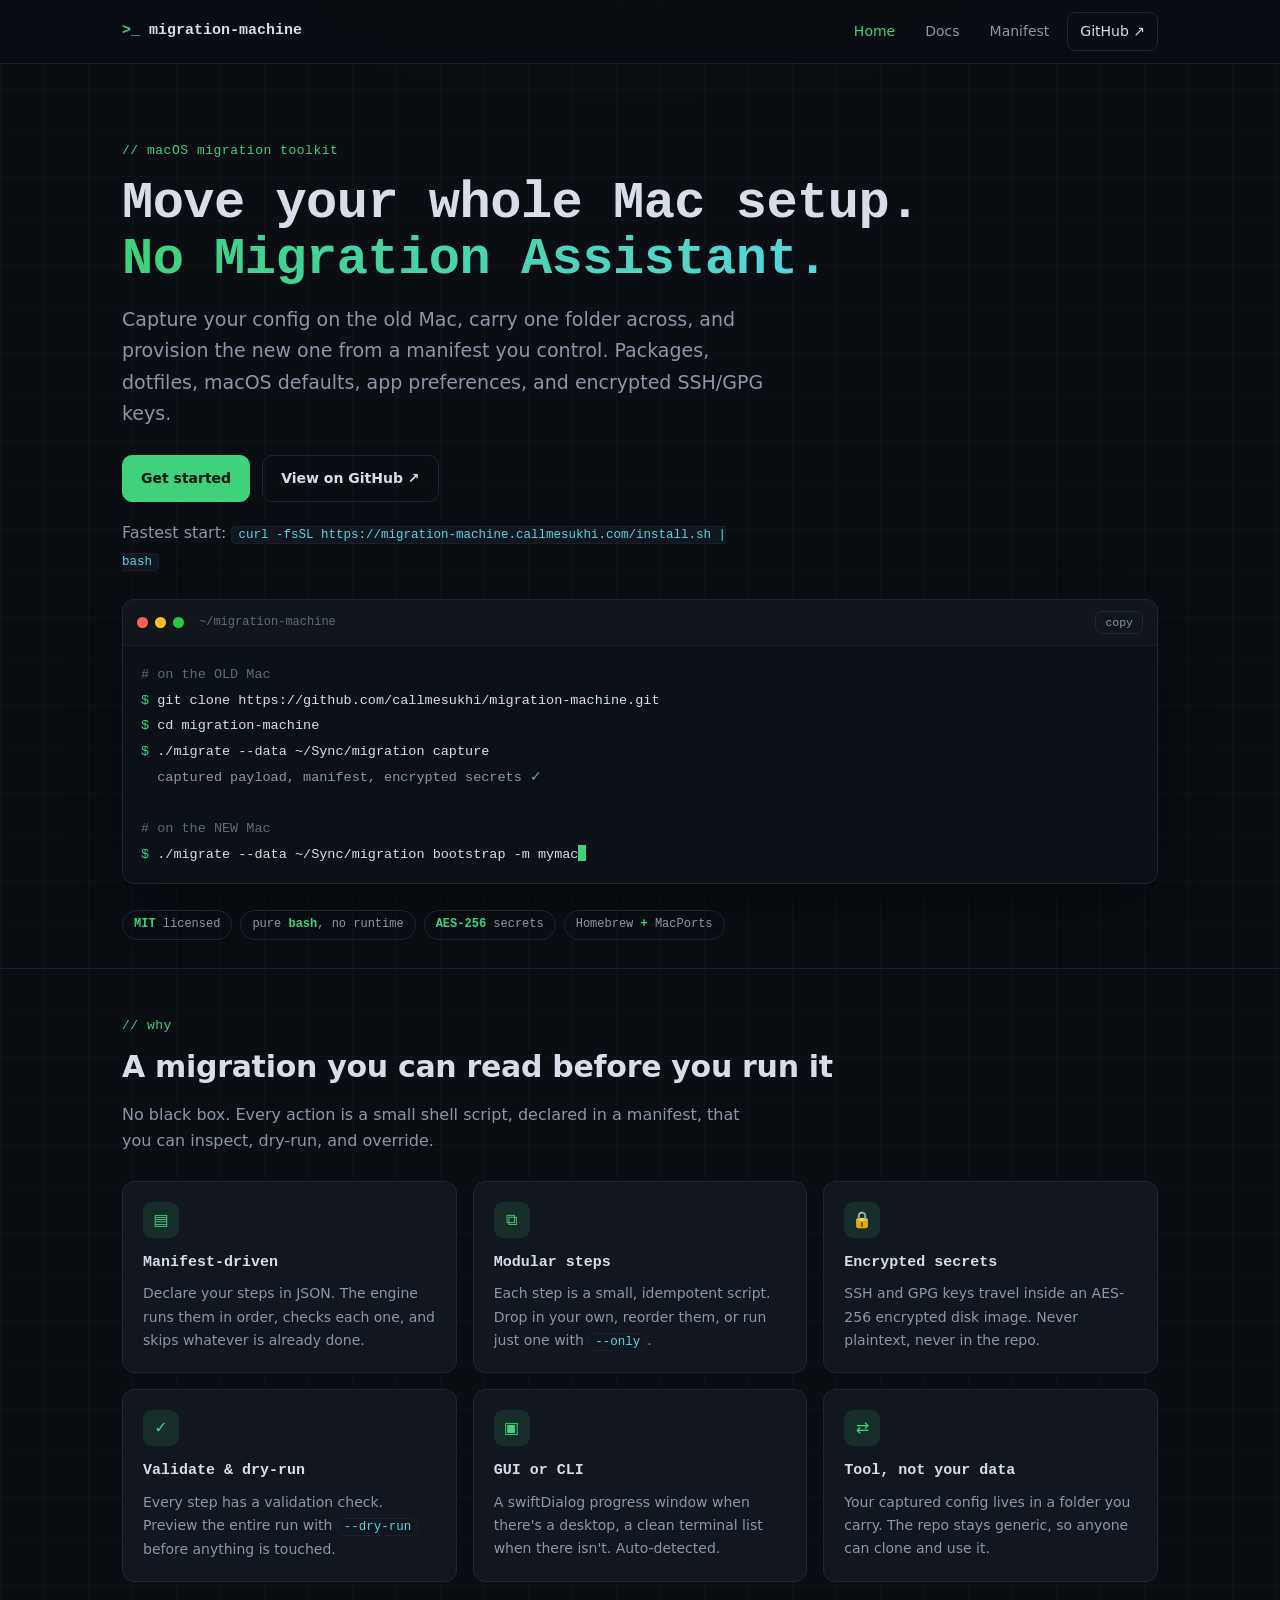
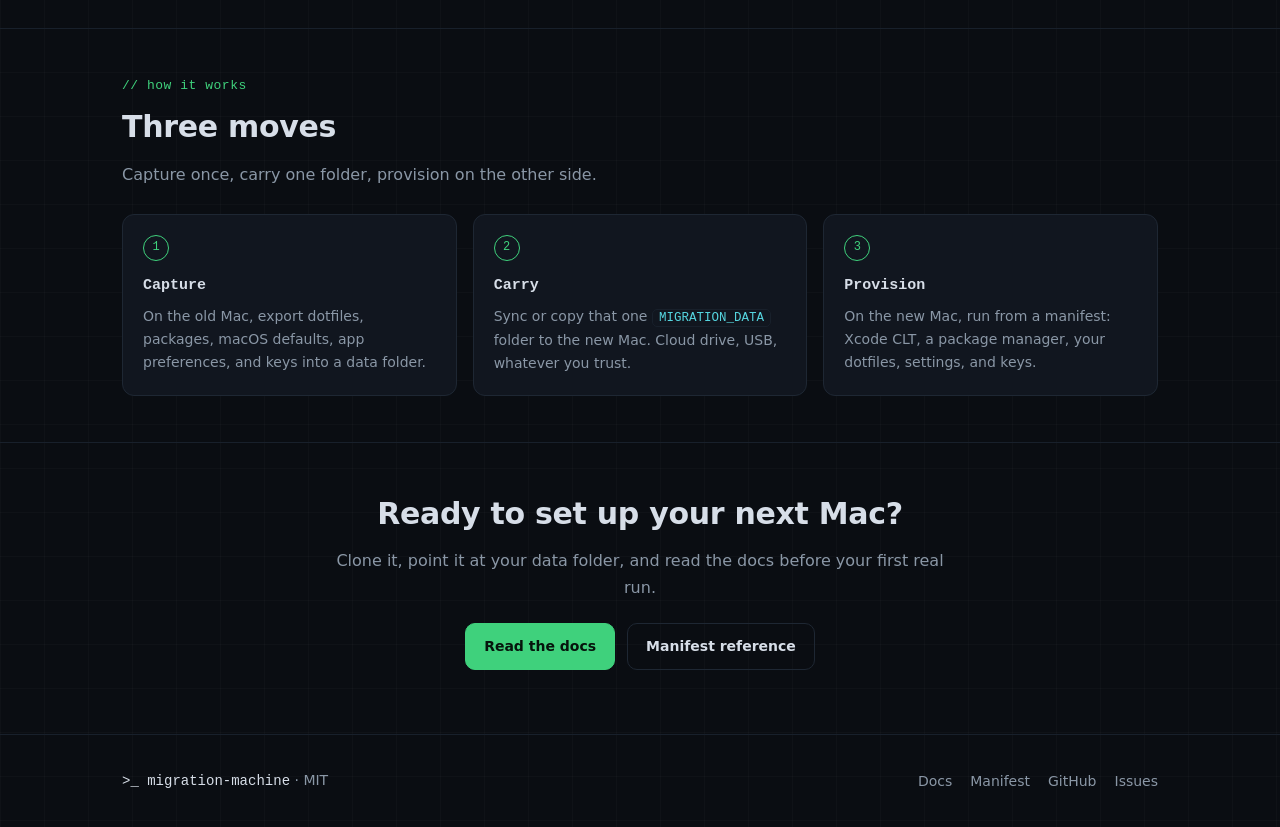
<file: site/index.html>
<!DOCTYPE html>
<html lang="en">
<head>
  <meta charset="utf-8">
  <meta name="viewport" content="width=device-width, initial-scale=1">
  <title>migration-machine — move your Mac setup, no Migration Assistant</title>
  <meta name="description" content="Capture your Mac config, carry one folder, and provision a new Mac from a manifest you control. Manifest-driven, modular, encrypted secrets, no Migration Assistant or Time Machine.">
  <meta property="og:title" content="migration-machine">
  <meta property="og:description" content="Move your whole Mac setup to a new machine without Migration Assistant or Time Machine.">
  <meta property="og:type" content="website">
  <meta property="og:url" content="https://migration-machine.callmesukhi.com/">
  <link rel="canonical" href="https://migration-machine.callmesukhi.com/">
  <link rel="icon" href="favicon.svg" type="image/svg+xml">
  <link rel="stylesheet" href="style.css">
</head>
<body data-page="home">

  <nav class="nav">
    <div class="nav-inner">
      <a class="brand" href="index.html"><span class="caret">&gt;_</span> migration-machine</a>
      <button class="nav-toggle" aria-label="Menu">≡</button>
      <div class="nav-links">
        <a href="index.html" data-page="home">Home</a>
        <a href="docs.html" data-page="docs">Docs</a>
        <a href="manifest.html" data-page="manifest">Manifest</a>
        <a class="nav-gh" href="https://github.com/callmesukhi/migration-machine" target="_blank" rel="noopener">GitHub ↗</a>
      </div>
    </div>
  </nav>

  <header class="hero">
    <div class="wrap">
      <div class="eyebrow">// macOS migration toolkit</div>
      <h1>Move your whole Mac setup.<br><span class="grad">No Migration Assistant.</span></h1>
      <p class="lede">Capture your config on the old Mac, carry one folder across, and provision the new one from a manifest you control. Packages, dotfiles, macOS defaults, app preferences, and encrypted SSH/GPG keys.</p>
      <div class="cta">
        <a class="btn btn-primary" href="docs.html">Get started</a>
        <a class="btn btn-ghost" href="https://github.com/callmesukhi/migration-machine" target="_blank" rel="noopener">View on GitHub ↗</a>
      </div>
      <p class="section-sub" style="margin-top:16px;">Fastest start: <code>curl -fsSL https://migration-machine.callmesukhi.com/install.sh | bash</code></p>

      <div class="term">
        <div class="term-bar">
          <span class="dot r"></span><span class="dot y"></span><span class="dot g"></span>
          <span class="title">~/migration-machine</span>
          <button class="copy" data-copy="git clone https://github.com/callmesukhi/migration-machine.git
cd migration-machine
./migrate --data ~/Sync/migration capture
./migrate --data ~/Sync/migration bootstrap -m mymac">copy</button>
        </div>
        <div class="term-body">
<div class="line"><span class="c"># on the OLD Mac</span></div>
<div class="line"><span class="p">$ </span><span class="cmd">git clone https://github.com/callmesukhi/migration-machine.git</span></div>
<div class="line"><span class="p">$ </span><span class="cmd">cd migration-machine</span></div>
<div class="line"><span class="p">$ </span><span class="cmd">./migrate --data ~/Sync/migration capture</span></div>
<div class="line"><span class="out">  captured payload, manifest, encrypted secrets ✓</span></div>
<div class="line">&nbsp;</div>
<div class="line"><span class="c"># on the NEW Mac</span></div>
<div class="line"><span class="p">$ </span><span class="cmd">./migrate --data ~/Sync/migration bootstrap -m mymac</span><span class="cursor"></span></div>
        </div>
      </div>

      <div class="badges">
        <span class="badge"><b>MIT</b> licensed</span>
        <span class="badge">pure <b>bash</b>, no runtime</span>
        <span class="badge"><b>AES-256</b> secrets</span>
        <span class="badge">Homebrew <b>+</b> MacPorts</span>
      </div>
    </div>
  </header>

  <section>
    <div class="wrap">
      <p class="section-h">// why</p>
      <h2>A migration you can read before you run it</h2>
      <p class="section-sub">No black box. Every action is a small shell script, declared in a manifest, that you can inspect, dry-run, and override.</p>
      <div class="grid">
        <div class="card">
          <div class="ic">▤</div>
          <h3>Manifest-driven</h3>
          <p>Declare your steps in JSON. The engine runs them in order, checks each one, and skips whatever is already done.</p>
        </div>
        <div class="card">
          <div class="ic">⧉</div>
          <h3>Modular steps</h3>
          <p>Each step is a small, idempotent script. Drop in your own, reorder them, or run just one with <code>--only</code>.</p>
        </div>
        <div class="card">
          <div class="ic">🔒</div>
          <h3>Encrypted secrets</h3>
          <p>SSH and GPG keys travel inside an AES-256 encrypted disk image. Never plaintext, never in the repo.</p>
        </div>
        <div class="card">
          <div class="ic">✓</div>
          <h3>Validate &amp; dry-run</h3>
          <p>Every step has a validation check. Preview the entire run with <code>--dry-run</code> before anything is touched.</p>
        </div>
        <div class="card">
          <div class="ic">▣</div>
          <h3>GUI or CLI</h3>
          <p>A swiftDialog progress window when there's a desktop, a clean terminal list when there isn't. Auto-detected.</p>
        </div>
        <div class="card">
          <div class="ic">⇄</div>
          <h3>Tool, not your data</h3>
          <p>Your captured config lives in a folder you carry. The repo stays generic, so anyone can clone and use it.</p>
        </div>
      </div>
    </div>
  </section>

  <section>
    <div class="wrap">
      <p class="section-h">// how it works</p>
      <h2>Three moves</h2>
      <p class="section-sub">Capture once, carry one folder, provision on the other side.</p>
      <div class="steps">
        <div class="step">
          <div class="num">1</div>
          <h3>Capture</h3>
          <p>On the old Mac, export dotfiles, packages, macOS defaults, app preferences, and keys into a data folder.</p>
        </div>
        <div class="step">
          <div class="num">2</div>
          <h3>Carry</h3>
          <p>Sync or copy that one <code>MIGRATION_DATA</code> folder to the new Mac. Cloud drive, USB, whatever you trust.</p>
        </div>
        <div class="step">
          <div class="num">3</div>
          <h3>Provision</h3>
          <p>On the new Mac, run from a manifest: Xcode CLT, a package manager, your dotfiles, settings, and keys.</p>
        </div>
      </div>
    </div>
  </section>

  <section>
    <div class="wrap" style="text-align:center;">
      <h2>Ready to set up your next Mac?</h2>
      <p class="section-sub" style="margin:0 auto 22px;">Clone it, point it at your data folder, and read the docs before your first real run.</p>
      <div class="cta" style="justify-content:center;">
        <a class="btn btn-primary" href="docs.html">Read the docs</a>
        <a class="btn btn-ghost" href="manifest.html">Manifest reference</a>
      </div>
    </div>
  </section>

  <footer>
    <div class="wrap foot-inner">
      <div><span class="foot-brand">&gt;_ migration-machine</span> · MIT</div>
      <div class="foot-links">
        <a href="docs.html">Docs</a>
        <a href="manifest.html">Manifest</a>
        <a href="https://github.com/callmesukhi/migration-machine" target="_blank" rel="noopener">GitHub</a>
        <a href="https://github.com/callmesukhi/migration-machine/issues" target="_blank" rel="noopener">Issues</a>
      </div>
    </div>
  </footer>

  <script src="app.js"></script>
</body>
</html>
</file>
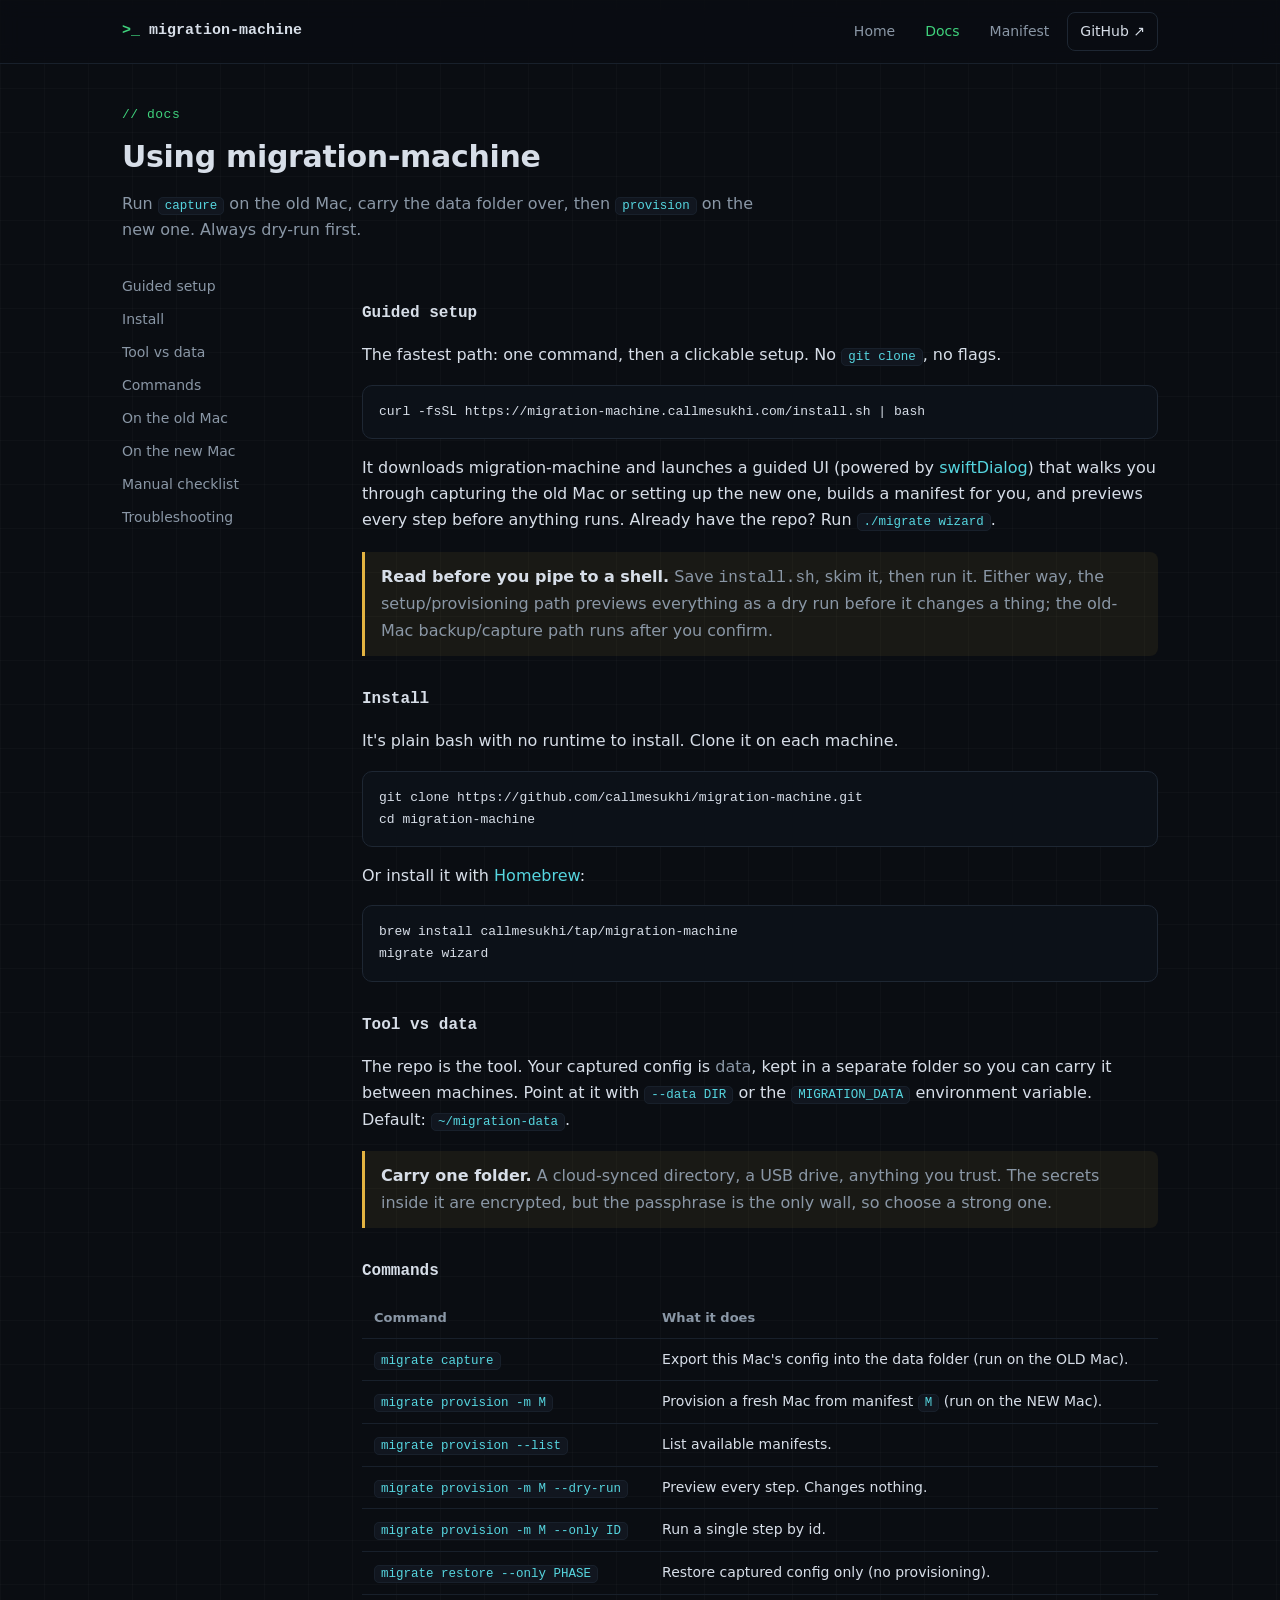
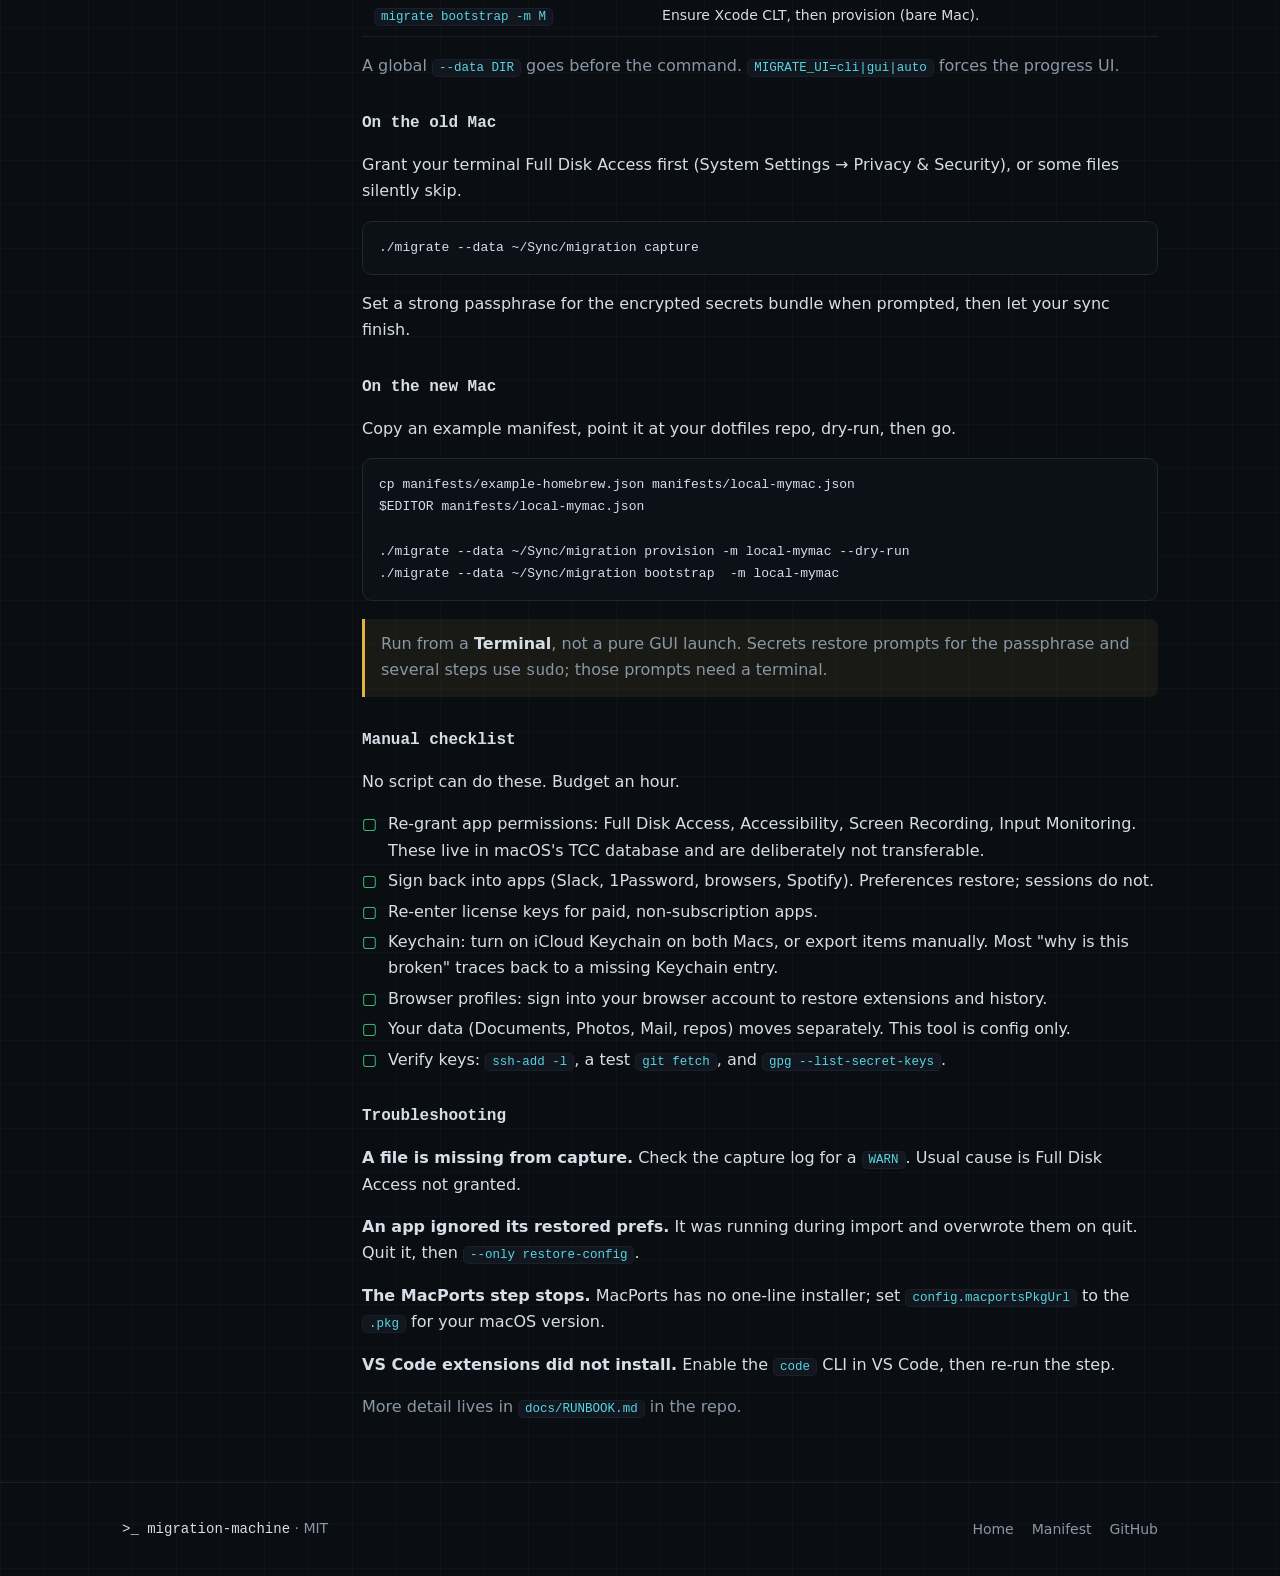
<file: site/docs.html>
<!DOCTYPE html>
<html lang="en">
<head>
  <meta charset="utf-8">
  <meta name="viewport" content="width=device-width, initial-scale=1">
  <title>Docs — migration-machine</title>
  <meta name="description" content="Install, commands, quick start, and the manual checklist for migration-machine.">
  <link rel="icon" href="favicon.svg" type="image/svg+xml">
  <link rel="stylesheet" href="style.css">
</head>
<body data-page="docs">

  <nav class="nav">
    <div class="nav-inner">
      <a class="brand" href="index.html"><span class="caret">&gt;_</span> migration-machine</a>
      <button class="nav-toggle" aria-label="Menu">≡</button>
      <div class="nav-links">
        <a href="index.html" data-page="home">Home</a>
        <a href="docs.html" data-page="docs">Docs</a>
        <a href="manifest.html" data-page="manifest">Manifest</a>
        <a class="nav-gh" href="https://github.com/callmesukhi/migration-machine" target="_blank" rel="noopener">GitHub ↗</a>
      </div>
    </div>
  </nav>

  <section class="flush" style="padding-top:40px;">
    <div class="wrap">
      <p class="section-h">// docs</p>
      <h2>Using migration-machine</h2>
      <p class="section-sub">Run <code>capture</code> on the old Mac, carry the data folder over, then <code>provision</code> on the new one. Always dry-run first.</p>

      <div class="doc">
        <aside class="toc">
          <a href="#wizard">Guided setup</a>
          <a href="#install">Install</a>
          <a href="#data">Tool vs data</a>
          <a href="#commands">Commands</a>
          <a href="#old">On the old Mac</a>
          <a href="#new">On the new Mac</a>
          <a href="#manual">Manual checklist</a>
          <a href="#trouble">Troubleshooting</a>
        </aside>

        <div class="prose">
          <h3 id="wizard">Guided setup</h3>
          <p>The fastest path: one command, then a clickable setup. No <code>git clone</code>, no flags.</p>
          <div class="codewrap">
            <button class="copy">copy</button>
            <pre class="block"><code>curl -fsSL https://migration-machine.callmesukhi.com/install.sh | bash</code></pre>
          </div>
          <p>It downloads migration-machine and launches a guided UI (powered by <a href="https://github.com/swiftDialog/swiftDialog" target="_blank" rel="noopener">swiftDialog</a>) that walks you through capturing the old Mac or setting up the new one, builds a manifest for you, and previews every step before anything runs. Already have the repo? Run <code>./migrate wizard</code>.</p>
          <div class="callout"><b>Read before you pipe to a shell.</b> Save <code>install.sh</code>, skim it, then run it. Either way, the setup/provisioning path previews everything as a dry run before it changes a thing; the old-Mac backup/capture path runs after you confirm.</div>

          <h3 id="install">Install</h3>
          <p>It's plain bash with no runtime to install. Clone it on each machine.</p>
          <div class="codewrap">
            <button class="copy">copy</button>
            <pre class="block"><code>git clone https://github.com/callmesukhi/migration-machine.git
cd migration-machine</code></pre>
          </div>
          <p>Or install it with <a href="https://brew.sh" target="_blank" rel="noopener">Homebrew</a>:</p>
          <div class="codewrap">
            <button class="copy">copy</button>
            <pre class="block"><code>brew install callmesukhi/tap/migration-machine
migrate wizard</code></pre>
          </div>

          <h3 id="data">Tool vs data</h3>
          <p>The repo is the tool. Your captured config is <span class="muted">data</span>, kept in a separate folder so you can carry it between machines. Point at it with <code>--data DIR</code> or the <code>MIGRATION_DATA</code> environment variable. Default: <code>~/migration-data</code>.</p>
          <div class="callout"><b>Carry one folder.</b> A cloud-synced directory, a USB drive, anything you trust. The secrets inside it are encrypted, but the passphrase is the only wall, so choose a strong one.</div>

          <h3 id="commands">Commands</h3>
          <table class="ref">
            <tr><th>Command</th><th>What it does</th></tr>
            <tr><td><code>migrate capture</code></td><td>Export this Mac's config into the data folder (run on the OLD Mac).</td></tr>
            <tr><td><code>migrate provision -m M</code></td><td>Provision a fresh Mac from manifest <code>M</code> (run on the NEW Mac).</td></tr>
            <tr><td><code>migrate provision --list</code></td><td>List available manifests.</td></tr>
            <tr><td><code>migrate provision -m M --dry-run</code></td><td>Preview every step. Changes nothing.</td></tr>
            <tr><td><code>migrate provision -m M --only ID</code></td><td>Run a single step by id.</td></tr>
            <tr><td><code>migrate restore --only PHASE</code></td><td>Restore captured config only (no provisioning).</td></tr>
            <tr><td><code>migrate bootstrap -m M</code></td><td>Ensure Xcode CLT, then provision (bare Mac).</td></tr>
          </table>
          <p class="muted">A global <code>--data DIR</code> goes before the command. <code>MIGRATE_UI=cli|gui|auto</code> forces the progress UI.</p>

          <h3 id="old">On the old Mac</h3>
          <p>Grant your terminal Full Disk Access first (System Settings → Privacy &amp; Security), or some files silently skip.</p>
          <div class="codewrap">
            <button class="copy">copy</button>
            <pre class="block"><code>./migrate --data ~/Sync/migration capture</code></pre>
          </div>
          <p>Set a strong passphrase for the encrypted secrets bundle when prompted, then let your sync finish.</p>

          <h3 id="new">On the new Mac</h3>
          <p>Copy an example manifest, point it at your dotfiles repo, dry-run, then go.</p>
          <div class="codewrap">
            <button class="copy">copy</button>
            <pre class="block"><code>cp manifests/example-homebrew.json manifests/local-mymac.json
$EDITOR manifests/local-mymac.json

./migrate --data ~/Sync/migration provision -m local-mymac --dry-run
./migrate --data ~/Sync/migration bootstrap  -m local-mymac</code></pre>
          </div>
          <div class="callout">Run from a <b>Terminal</b>, not a pure GUI launch. Secrets restore prompts for the passphrase and several steps use <code>sudo</code>; those prompts need a terminal.</div>

          <h3 id="manual">Manual checklist</h3>
          <p>No script can do these. Budget an hour.</p>
          <ul class="check">
            <li>Re-grant app permissions: Full Disk Access, Accessibility, Screen Recording, Input Monitoring. These live in macOS's TCC database and are deliberately not transferable.</li>
            <li>Sign back into apps (Slack, 1Password, browsers, Spotify). Preferences restore; sessions do not.</li>
            <li>Re-enter license keys for paid, non-subscription apps.</li>
            <li>Keychain: turn on iCloud Keychain on both Macs, or export items manually. Most "why is this broken" traces back to a missing Keychain entry.</li>
            <li>Browser profiles: sign into your browser account to restore extensions and history.</li>
            <li>Your data (Documents, Photos, Mail, repos) moves separately. This tool is config only.</li>
            <li>Verify keys: <code>ssh-add -l</code>, a test <code>git fetch</code>, and <code>gpg --list-secret-keys</code>.</li>
          </ul>

          <h3 id="trouble">Troubleshooting</h3>
          <p><b>A file is missing from capture.</b> Check the capture log for a <code>WARN</code>. Usual cause is Full Disk Access not granted.</p>
          <p><b>An app ignored its restored prefs.</b> It was running during import and overwrote them on quit. Quit it, then <code>--only restore-config</code>.</p>
          <p><b>The MacPorts step stops.</b> MacPorts has no one-line installer; set <code>config.macportsPkgUrl</code> to the <code>.pkg</code> for your macOS version.</p>
          <p><b>VS Code extensions did not install.</b> Enable the <code>code</code> CLI in VS Code, then re-run the step.</p>
          <p class="muted">More detail lives in <code>docs/RUNBOOK.md</code> in the repo.</p>
        </div>
      </div>
    </div>
  </section>

  <footer>
    <div class="wrap foot-inner">
      <div><span class="foot-brand">&gt;_ migration-machine</span> · MIT</div>
      <div class="foot-links">
        <a href="index.html">Home</a>
        <a href="manifest.html">Manifest</a>
        <a href="https://github.com/callmesukhi/migration-machine" target="_blank" rel="noopener">GitHub</a>
      </div>
    </div>
  </footer>

  <script src="app.js"></script>
</body>
</html>
</file>
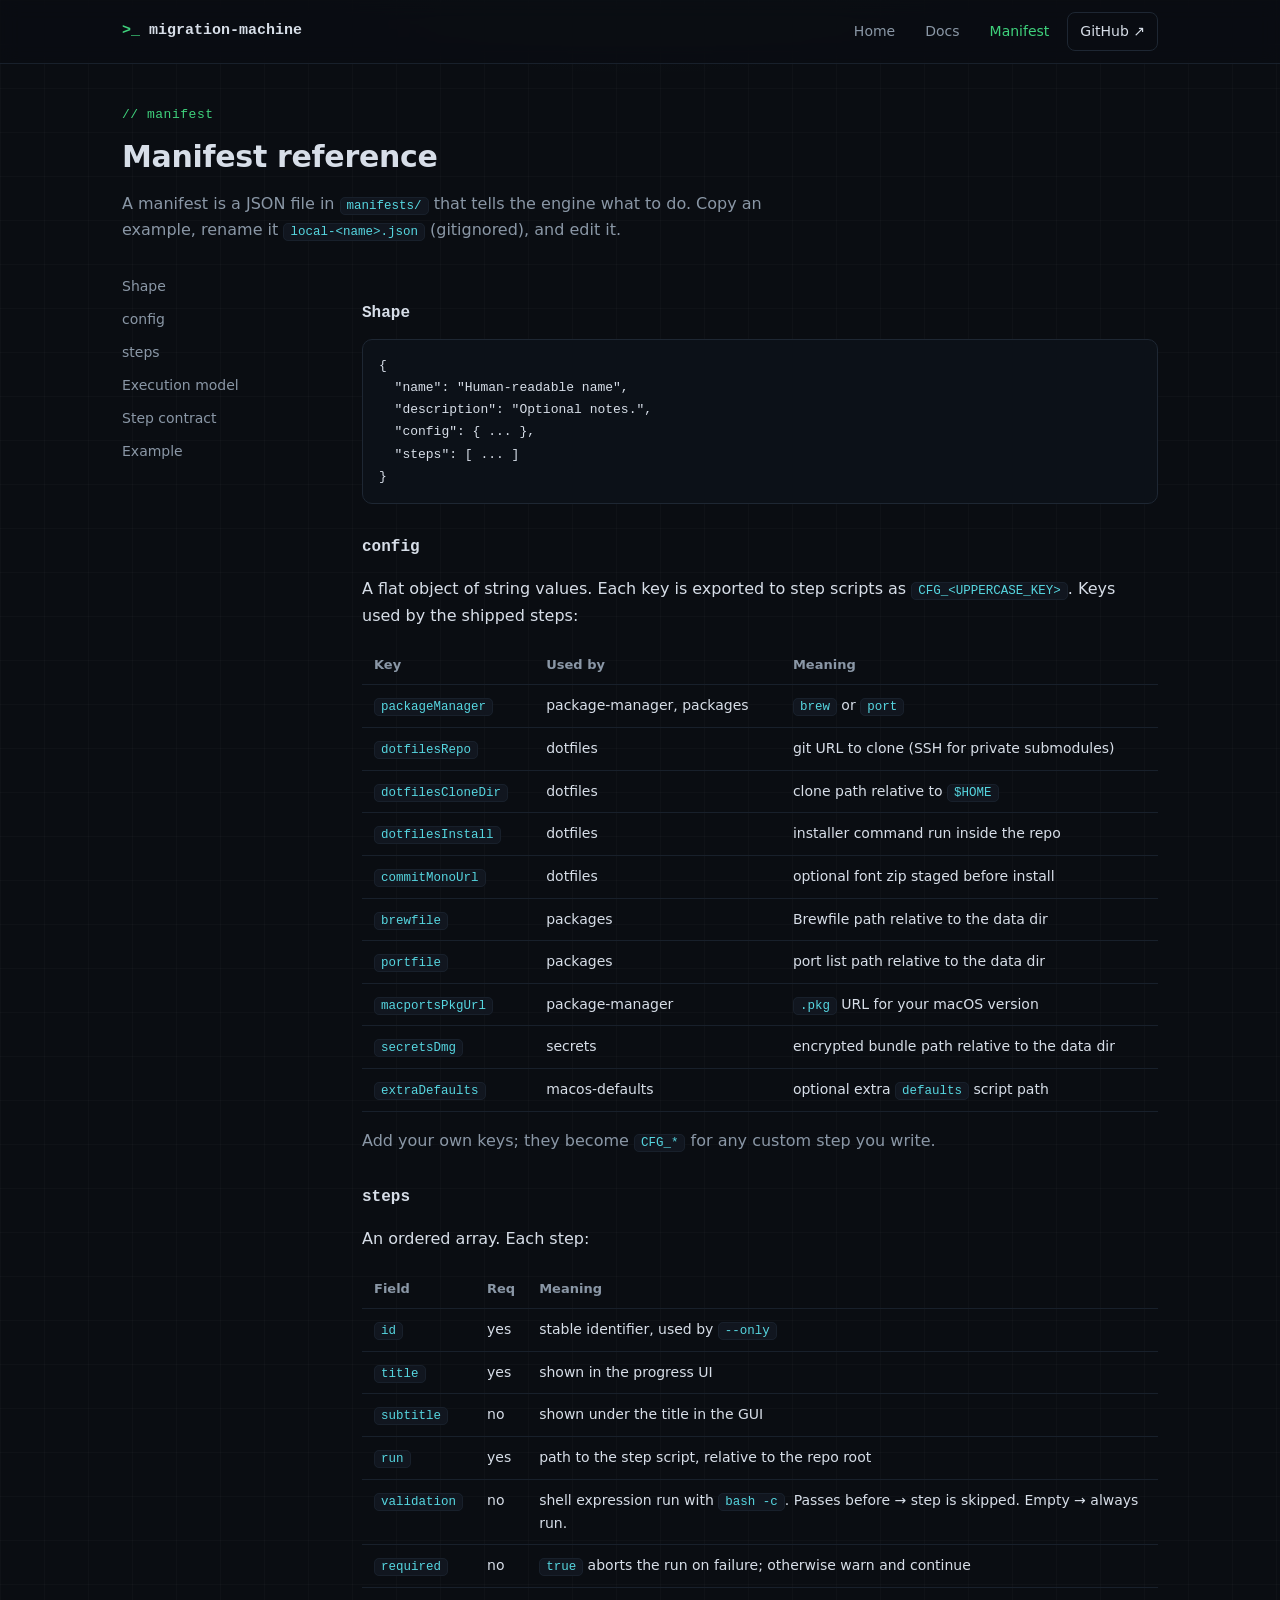
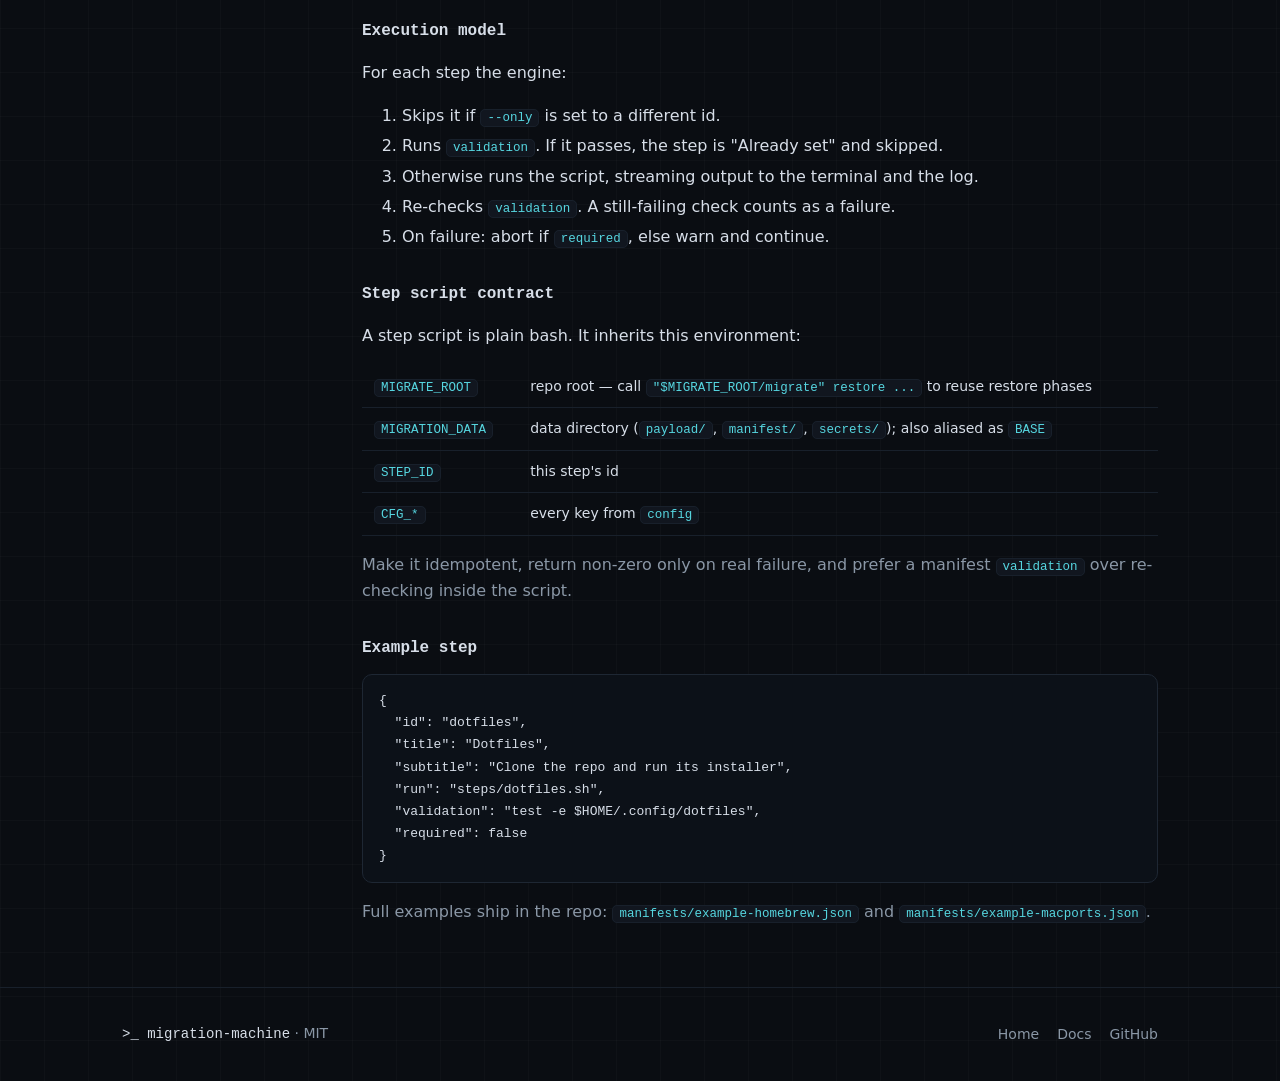
<file: site/manifest.html>
<!DOCTYPE html>
<html lang="en">
<head>
  <meta charset="utf-8">
  <meta name="viewport" content="width=device-width, initial-scale=1">
  <title>Manifest reference — migration-machine</title>
  <meta name="description" content="The JSON manifest schema for migration-machine: config keys, step fields, the execution model, and the step script contract.">
  <link rel="icon" href="favicon.svg" type="image/svg+xml">
  <link rel="stylesheet" href="style.css">
</head>
<body data-page="manifest">

  <nav class="nav">
    <div class="nav-inner">
      <a class="brand" href="index.html"><span class="caret">&gt;_</span> migration-machine</a>
      <button class="nav-toggle" aria-label="Menu">≡</button>
      <div class="nav-links">
        <a href="index.html" data-page="home">Home</a>
        <a href="docs.html" data-page="docs">Docs</a>
        <a href="manifest.html" data-page="manifest">Manifest</a>
        <a class="nav-gh" href="https://github.com/callmesukhi/migration-machine" target="_blank" rel="noopener">GitHub ↗</a>
      </div>
    </div>
  </nav>

  <section class="flush" style="padding-top:40px;">
    <div class="wrap">
      <p class="section-h">// manifest</p>
      <h2>Manifest reference</h2>
      <p class="section-sub">A manifest is a JSON file in <code>manifests/</code> that tells the engine what to do. Copy an example, rename it <code>local-&lt;name&gt;.json</code> (gitignored), and edit it.</p>

      <div class="doc">
        <aside class="toc">
          <a href="#shape">Shape</a>
          <a href="#config">config</a>
          <a href="#steps">steps</a>
          <a href="#model">Execution model</a>
          <a href="#contract">Step contract</a>
          <a href="#example">Example</a>
        </aside>

        <div class="prose">
          <h3 id="shape">Shape</h3>
          <div class="codewrap">
            <button class="copy">copy</button>
            <pre class="block"><code>{
  "name": "Human-readable name",
  "description": "Optional notes.",
  "config": { ... },
  "steps": [ ... ]
}</code></pre>
          </div>

          <h3 id="config">config</h3>
          <p>A flat object of string values. Each key is exported to step scripts as <code>CFG_&lt;UPPERCASE_KEY&gt;</code>. Keys used by the shipped steps:</p>
          <table class="ref">
            <tr><th>Key</th><th>Used by</th><th>Meaning</th></tr>
            <tr><td><code>packageManager</code></td><td>package-manager, packages</td><td><code>brew</code> or <code>port</code></td></tr>
            <tr><td><code>dotfilesRepo</code></td><td>dotfiles</td><td>git URL to clone (SSH for private submodules)</td></tr>
            <tr><td><code>dotfilesCloneDir</code></td><td>dotfiles</td><td>clone path relative to <code>$HOME</code></td></tr>
            <tr><td><code>dotfilesInstall</code></td><td>dotfiles</td><td>installer command run inside the repo</td></tr>
            <tr><td><code>commitMonoUrl</code></td><td>dotfiles</td><td>optional font zip staged before install</td></tr>
            <tr><td><code>brewfile</code></td><td>packages</td><td>Brewfile path relative to the data dir</td></tr>
            <tr><td><code>portfile</code></td><td>packages</td><td>port list path relative to the data dir</td></tr>
            <tr><td><code>macportsPkgUrl</code></td><td>package-manager</td><td><code>.pkg</code> URL for your macOS version</td></tr>
            <tr><td><code>secretsDmg</code></td><td>secrets</td><td>encrypted bundle path relative to the data dir</td></tr>
            <tr><td><code>extraDefaults</code></td><td>macos-defaults</td><td>optional extra <code>defaults</code> script path</td></tr>
          </table>
          <p class="muted">Add your own keys; they become <code>CFG_*</code> for any custom step you write.</p>

          <h3 id="steps">steps</h3>
          <p>An ordered array. Each step:</p>
          <table class="ref">
            <tr><th>Field</th><th>Req</th><th>Meaning</th></tr>
            <tr><td><code>id</code></td><td>yes</td><td>stable identifier, used by <code>--only</code></td></tr>
            <tr><td><code>title</code></td><td>yes</td><td>shown in the progress UI</td></tr>
            <tr><td><code>subtitle</code></td><td>no</td><td>shown under the title in the GUI</td></tr>
            <tr><td><code>run</code></td><td>yes</td><td>path to the step script, relative to the repo root</td></tr>
            <tr><td><code>validation</code></td><td>no</td><td>shell expression run with <code>bash -c</code>. Passes before → step is skipped. Empty → always run.</td></tr>
            <tr><td><code>required</code></td><td>no</td><td><code>true</code> aborts the run on failure; otherwise warn and continue</td></tr>
          </table>

          <h3 id="model">Execution model</h3>
          <p>For each step the engine:</p>
          <ol>
            <li>Skips it if <code>--only</code> is set to a different id.</li>
            <li>Runs <code>validation</code>. If it passes, the step is "Already set" and skipped.</li>
            <li>Otherwise runs the script, streaming output to the terminal and the log.</li>
            <li>Re-checks <code>validation</code>. A still-failing check counts as a failure.</li>
            <li>On failure: abort if <code>required</code>, else warn and continue.</li>
          </ol>

          <h3 id="contract">Step script contract</h3>
          <p>A step script is plain bash. It inherits this environment:</p>
          <table class="ref">
            <tr><td><code>MIGRATE_ROOT</code></td><td>repo root — call <code>"$MIGRATE_ROOT/migrate" restore ...</code> to reuse restore phases</td></tr>
            <tr><td><code>MIGRATION_DATA</code></td><td>data directory (<code>payload/</code>, <code>manifest/</code>, <code>secrets/</code>); also aliased as <code>BASE</code></td></tr>
            <tr><td><code>STEP_ID</code></td><td>this step's id</td></tr>
            <tr><td><code>CFG_*</code></td><td>every key from <code>config</code></td></tr>
          </table>
          <p class="muted">Make it idempotent, return non-zero only on real failure, and prefer a manifest <code>validation</code> over re-checking inside the script.</p>

          <h3 id="example">Example step</h3>
          <div class="codewrap">
            <button class="copy">copy</button>
            <pre class="block"><code>{
  "id": "dotfiles",
  "title": "Dotfiles",
  "subtitle": "Clone the repo and run its installer",
  "run": "steps/dotfiles.sh",
  "validation": "test -e $HOME/.config/dotfiles",
  "required": false
}</code></pre>
          </div>
          <p class="muted">Full examples ship in the repo: <code>manifests/example-homebrew.json</code> and <code>manifests/example-macports.json</code>.</p>
        </div>
      </div>
    </div>
  </section>

  <footer>
    <div class="wrap foot-inner">
      <div><span class="foot-brand">&gt;_ migration-machine</span> · MIT</div>
      <div class="foot-links">
        <a href="index.html">Home</a>
        <a href="docs.html">Docs</a>
        <a href="https://github.com/callmesukhi/migration-machine" target="_blank" rel="noopener">GitHub</a>
      </div>
    </div>
  </footer>

  <script src="app.js"></script>
</body>
</html>
</file>
<file: site/style.css>
/* migration-machine site - terminal/dark theme */

:root {
  --bg: #0a0d12;
  --bg-grid: rgba(255, 255, 255, 0.018);
  --surface: #11161f;
  --surface-2: #0c1118;
  --border: #1e2733;
  --border-soft: #18202b;
  --text: #d7dee8;
  --muted: #8a97a6;
  --faint: #5d6a78;
  --accent: #3fd17c;
  --accent-2: #56d6e0;
  --accent-dim: rgba(63, 209, 124, 0.12);
  --warn: #e3b341;
  --radius: 12px;
  --mono: ui-monospace, "SF Mono", SFMono-Regular, Menlo, Consolas, "Liberation Mono", monospace;
  --sans: system-ui, -apple-system, "Segoe UI", Roboto, Helvetica, Arial, sans-serif;
  --maxw: 1080px;
}

* { box-sizing: border-box; }

html { scroll-behavior: smooth; }

body {
  margin: 0;
  background-color: var(--bg);
  background-image:
    linear-gradient(var(--bg-grid) 1px, transparent 1px),
    linear-gradient(90deg, var(--bg-grid) 1px, transparent 1px),
    radial-gradient(900px 500px at 50% -10%, rgba(63, 209, 124, 0.08), transparent 70%);
  background-size: 44px 44px, 44px 44px, 100% 100%;
  color: var(--text);
  font-family: var(--sans);
  font-size: 16px;
  line-height: 1.65;
  -webkit-font-smoothing: antialiased;
}

a { color: var(--accent-2); text-decoration: none; }
a:hover { text-decoration: underline; }

.wrap { max-width: var(--maxw); margin: 0 auto; padding: 0 22px; }

code, kbd, pre { font-family: var(--mono); }

/* ---------- Nav ---------- */
.nav {
  position: sticky; top: 0; z-index: 50;
  backdrop-filter: blur(10px);
  background: rgba(10, 13, 18, 0.72);
  border-bottom: 1px solid var(--border-soft);
}
.nav-inner {
  max-width: var(--maxw); margin: 0 auto; padding: 12px 22px;
  display: flex; align-items: center; gap: 18px;
}
.brand {
  font-family: var(--mono); font-weight: 600; font-size: 15px;
  color: var(--text); white-space: nowrap;
}
.brand .caret { color: var(--accent); }
.brand:hover { text-decoration: none; }
.nav-links { display: flex; gap: 6px; margin-left: auto; align-items: center; }
.nav-links a {
  color: var(--muted); font-size: 14px; padding: 7px 12px; border-radius: 8px;
}
.nav-links a:hover { color: var(--text); background: var(--surface); text-decoration: none; }
.nav-links a.active { color: var(--accent); }
.nav-gh {
  border: 1px solid var(--border); color: var(--text) !important;
  display: inline-flex; align-items: center; gap: 7px;
}
.nav-gh:hover { border-color: var(--accent); background: var(--accent-dim) !important; }
.nav-toggle {
  display: none; margin-left: auto; background: none; border: 1px solid var(--border);
  color: var(--text); width: 38px; height: 34px; border-radius: 8px; font-size: 16px; cursor: pointer;
}

/* ---------- Buttons ---------- */
.btn {
  display: inline-flex; align-items: center; gap: 8px;
  padding: 11px 18px; border-radius: 10px; font-weight: 600; font-size: 14px;
  border: 1px solid var(--border); color: var(--text); cursor: pointer;
  font-family: var(--sans);
}
.btn:hover { text-decoration: none; }
.btn-primary { background: var(--accent); color: #06140c; border-color: var(--accent); }
.btn-primary:hover { filter: brightness(1.07); }
.btn-ghost:hover { border-color: var(--accent); background: var(--accent-dim); }

/* ---------- Hero ---------- */
.hero { padding: 76px 0 28px; }
.eyebrow {
  font-family: var(--mono); font-size: 13px; color: var(--accent);
  letter-spacing: 0.04em; margin-bottom: 14px;
}
.hero h1 {
  font-family: var(--mono); font-size: clamp(30px, 5.2vw, 52px);
  line-height: 1.08; margin: 0 0 16px; letter-spacing: -0.01em;
}
.hero h1 .grad {
  background: linear-gradient(92deg, var(--accent), var(--accent-2));
  -webkit-background-clip: text; background-clip: text; color: transparent;
}
.lede { font-size: clamp(16px, 2.2vw, 19px); color: var(--muted); max-width: 660px; margin: 0 0 26px; }
.cta { display: flex; flex-wrap: wrap; gap: 12px; margin-bottom: 18px; }
.badges { display: flex; flex-wrap: wrap; gap: 8px; margin-top: 22px; }
.badge {
  font-family: var(--mono); font-size: 12px; color: var(--muted);
  border: 1px solid var(--border); border-radius: 999px; padding: 4px 11px;
}
.badge b { color: var(--accent); font-weight: 600; }

/* ---------- Terminal window ---------- */
.term {
  background: var(--surface-2); border: 1px solid var(--border);
  border-radius: 12px; overflow: hidden; margin: 26px 0;
  box-shadow: 0 24px 60px -28px rgba(0, 0, 0, 0.8);
}
.term-bar {
  display: flex; align-items: center; gap: 7px; padding: 11px 14px;
  border-bottom: 1px solid var(--border-soft); background: rgba(255,255,255,0.02);
}
.term-bar .dot { width: 11px; height: 11px; border-radius: 50%; }
.dot.r { background: #ff5f56; } .dot.y { background: #ffbd2e; } .dot.g { background: #27c93f; }
.term-bar .title { margin-left: 8px; font-family: var(--mono); font-size: 12px; color: var(--faint); }
.term-bar .copy { margin-left: auto; }
.term-body { padding: 16px 18px; font-family: var(--mono); font-size: 13.5px; line-height: 1.9; overflow-x: auto; }
.term-body .line { white-space: pre; }
.term-body .p { color: var(--accent); user-select: none; }
.term-body .cmd { color: var(--text); }
.term-body .c { color: var(--faint); }
.term-body .out { color: var(--muted); }
.cursor { display: inline-block; width: 8px; height: 16px; background: var(--accent); vertical-align: -3px; animation: blink 1.1s steps(1) infinite; }
@keyframes blink { 50% { opacity: 0; } }

.copy {
  font-family: var(--mono); font-size: 11.5px; color: var(--muted);
  background: none; border: 1px solid var(--border); border-radius: 7px;
  padding: 4px 9px; cursor: pointer;
}
.copy:hover { color: var(--text); border-color: var(--accent); }
.copy.done { color: var(--accent); border-color: var(--accent); }

/* ---------- Sections ---------- */
section { padding: 46px 0; border-top: 1px solid var(--border-soft); }
section.flush { border-top: none; }
.section-h { font-family: var(--mono); font-size: 13px; color: var(--accent); margin: 0 0 6px; letter-spacing: 0.04em; }
h2 { font-size: clamp(22px, 3.4vw, 30px); margin: 0 0 10px; letter-spacing: -0.01em; }
.section-sub { color: var(--muted); max-width: 640px; margin: 0 0 26px; }

/* ---------- Feature grid ---------- */
.grid { display: grid; grid-template-columns: repeat(3, 1fr); gap: 16px; }
.card {
  background: var(--surface); border: 1px solid var(--border); border-radius: var(--radius);
  padding: 20px; transition: border-color 0.15s, transform 0.15s;
}
.card:hover { border-color: #2b3a4a; transform: translateY(-2px); }
.card .ic {
  width: 36px; height: 36px; border-radius: 9px; display: grid; place-items: center;
  background: var(--accent-dim); color: var(--accent); margin-bottom: 13px;
}
.card h3 { font-family: var(--mono); font-size: 15px; margin: 0 0 7px; }
.card p { color: var(--muted); font-size: 14px; margin: 0; }

/* ---------- Steps ---------- */
.steps { display: grid; grid-template-columns: repeat(3, 1fr); gap: 16px; }
.step { background: var(--surface); border: 1px solid var(--border); border-radius: var(--radius); padding: 20px; position: relative; }
.step .num { font-family: var(--mono); font-size: 12px; color: var(--accent); border: 1px solid var(--accent); border-radius: 999px; width: 26px; height: 26px; display: grid; place-items: center; margin-bottom: 13px; }
.step h3 { font-family: var(--mono); font-size: 15px; margin: 0 0 6px; }
.step p { color: var(--muted); font-size: 14px; margin: 0; }

/* ---------- Docs / prose ---------- */
.doc { display: grid; grid-template-columns: 200px 1fr; gap: 40px; align-items: start; }
.toc { position: sticky; top: 78px; font-size: 14px; }
.toc a { display: block; color: var(--muted); padding: 5px 0; }
.toc a:hover { color: var(--text); text-decoration: none; }
.prose h2 { margin-top: 8px; scroll-margin-top: 78px; }
.prose h3 { font-family: var(--mono); font-size: 16px; margin: 30px 0 8px; scroll-margin-top: 78px; }
.prose p, .prose li { color: var(--text); }
.prose li { margin: 4px 0; }
.prose .muted { color: var(--muted); }

pre.block {
  background: var(--surface-2); border: 1px solid var(--border); border-radius: 10px;
  padding: 15px 16px; overflow-x: auto; font-size: 13px; line-height: 1.7; position: relative;
}
pre.block code { color: var(--text); }
.codewrap { position: relative; }
.codewrap .copy { position: absolute; top: 9px; right: 9px; }
p code, li code, td code { background: var(--surface); border: 1px solid var(--border-soft); border-radius: 5px; padding: 1px 6px; font-size: 12.5px; color: var(--accent-2); }

.callout { border-left: 3px solid var(--warn); background: rgba(227,179,65,0.07); border-radius: 0 8px 8px 0; padding: 12px 16px; margin: 18px 0; color: var(--muted); }
.callout b { color: var(--text); }

table.ref { width: 100%; border-collapse: collapse; font-size: 14px; margin: 14px 0; }
table.ref th, table.ref td { text-align: left; padding: 9px 12px; border-bottom: 1px solid var(--border-soft); vertical-align: top; }
table.ref th { color: var(--muted); font-weight: 600; font-size: 13px; }
table.ref td:first-child code { white-space: nowrap; }

ul.check { list-style: none; padding: 0; }
ul.check li { padding-left: 26px; position: relative; }
ul.check li::before { content: "▢"; position: absolute; left: 0; color: var(--accent); }

/* ---------- Footer ---------- */
footer { border-top: 1px solid var(--border-soft); padding: 34px 0; color: var(--muted); font-size: 14px; }
.foot-inner { display: flex; flex-wrap: wrap; gap: 16px; align-items: center; justify-content: space-between; }
.foot-links { display: flex; gap: 18px; flex-wrap: wrap; }
.foot-links a { color: var(--muted); }
.foot-brand { font-family: var(--mono); color: var(--text); }

/* ---------- Responsive ---------- */
@media (max-width: 820px) {
  .grid, .steps { grid-template-columns: 1fr 1fr; }
  .doc { grid-template-columns: 1fr; }
  .toc { position: static; display: none; }
}
@media (max-width: 620px) {
  .grid, .steps { grid-template-columns: 1fr; }
  .nav-links {
    display: none; position: absolute; top: 58px; left: 0; right: 0;
    flex-direction: column; gap: 0; background: var(--bg); border-bottom: 1px solid var(--border);
    padding: 8px 14px 14px;
  }
  .nav-links.open { display: flex; }
  .nav-links a { padding: 11px 8px; border-radius: 8px; }
  .nav-toggle { display: block; }
  .hero { padding: 48px 0 18px; }
}
</file>
